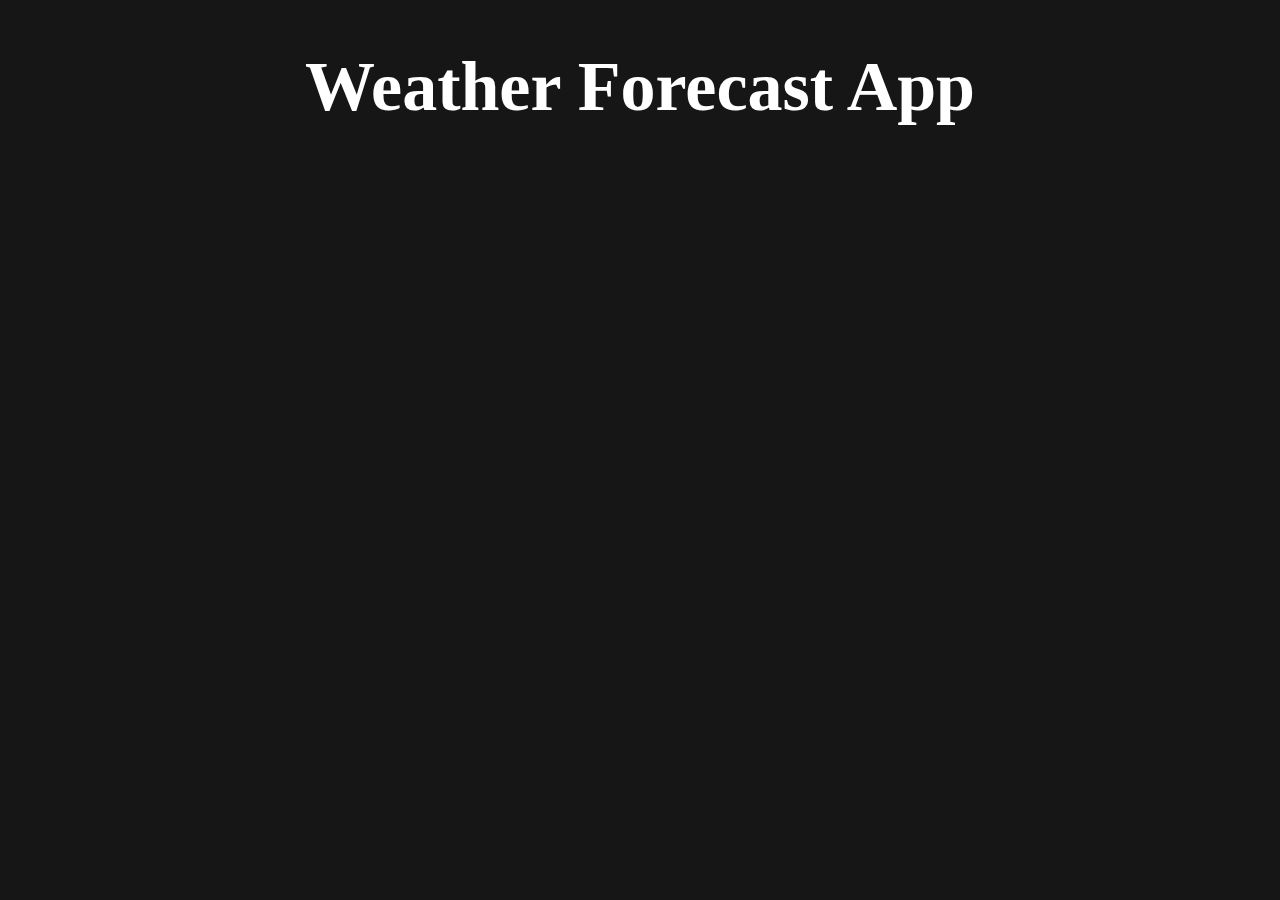
<file: WeatherApp/index.html>
<!DOCTYPE html>
<html>
<head>
	<title>Weather Forecast App </title>
	<meta charset="utf-8">
	<link rel="stylesheet" type="text/css" href="style.css">
	<!-- JQuery -->
	<script
  src="https://code.jquery.com/jquery-3.3.1.min.js"
  integrity="sha256-FgpCb/KJQlLNfOu91ta32o/NMZxltwRo8QtmkMRdAu8="
  crossorigin="anonymous"></script>
</head>
<body>
	<div class="container-fluid jumbotron">
  
	  <h1 class="text-center">Weather Forecast App  </h1>
	  
	  <div class="city"></div>
	  
	  <div class="temp">
	    <div id="tempValC"></div>
	    <div id="tempValF"></div>
	  </div>
	  
	  <div class="desc"></div>
	  
	  <div class="weather-img"></div>
	  
	</div>

</body>
</html>

<script type="text/javascript">
	
	var lat, lon;
var api = "https://fcc-weather-api.glitch.me/api/current?";
var country = "";
var temp = "";
var city = "";
var img = "";
var desc = "";
var tempUnit = "&#8451;";

$(document).ready(function(){
  
   $("#tempValF").hide(1);

  // First of all we need get geo coords
  if (navigator.geolocation) {
    navigator.geolocation.getCurrentPosition(function(position) {
      var lat = "lat=" + position.coords.latitude;
      var lon = "lon=" + position.coords.longitude;
      // call the func to get weather
      getWeather(lat, lon);
    });
  } else {
      console.log("Geo location is not supported by this browser");
  }
  
  // func makes a request to get weather forecast
  function getWeather(lat, lon)
  {
    // here we build our request
    api += lat + "&" + lon;
    console.log(api);
    // try to get weather
    $.getJSON(api, function(json){
      console.log(json);
          
      // Now we generate html code with weather info
      img += "<img src = '" + json.weather["0"].icon + "' alt='weather' id='pic' class='img-responsive'>";
      city += "<h2>" + json.name +", "+ json.sys.country + "</h2>";     
      desc += "<h3>" + json.weather["0"].description + "</h3>";
      
      // Here we change html code to show new info
      $(".weather-img").html(img);
      $(".city").html(city);
      $(".desc").html(desc);
      
      // get Celcius
      temp += "<h3 id='winfo'>" 
              + json.main.temp 
              + " <span id='tempUnit'>"+ tempUnit +"</span>" 
              + "</h3>";
      $("#tempValC").html(temp); // record it
      
      // Get fahrenheit
      tempUnit = "&#8457";
      var fah = 9/5 * json.main.temp + 32;
      fah = Math.round(fah * 100) / 100;
      
      temp = "<h3 id='winfo'>" 
              + fah 
              + " <span id='tempUnit'>"+ tempUnit +"</span>" 
              + "</h3>";
      $("#tempValF").html(temp);
      
      // Switch between C and F
      $("#tempValC").click(function () {
        $("#tempValC").fadeOut(1);
        
        $("#tempValF").fadeIn(1);
      });
      
      $("#tempValF").click(function () {
        $("#tempValF").fadeOut(1);
        $("#tempValC").fadeIn(1);
      }); 
    });
  } // ends func getWeather;
});

</script>
</file>
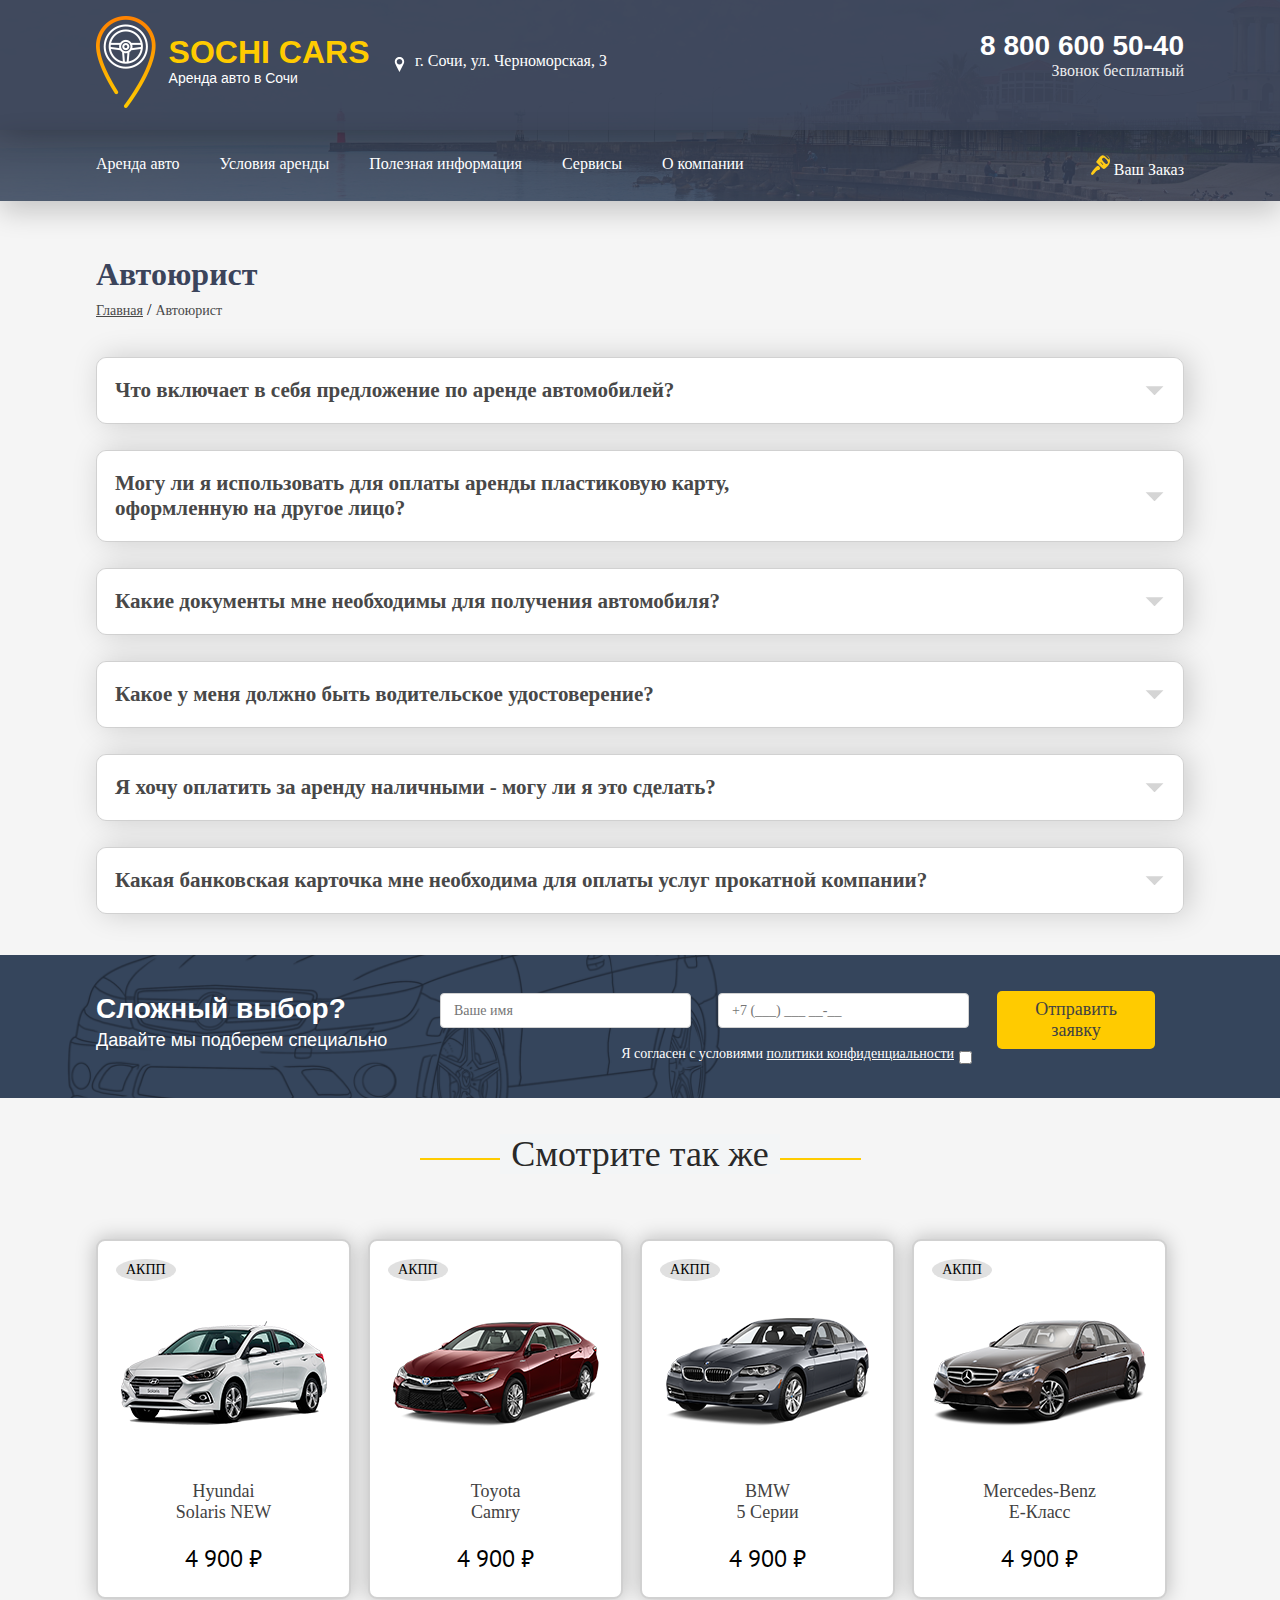
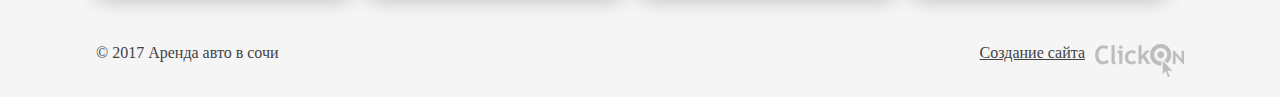
<file: SochiCars/urist.html>
<!DOCTYPE html>
<html>
<head>
	<meta charset="utf-8">
  	<meta http-equiv="X-UA-Compatible" content="IE=edge">
  	<meta name="viewport" content="width=device-width, initial-scale=1.0">
  	<meta content="text/html">
    <title>Sochi Cars. Аренда авто в Сочи</title>
     <link href="http://fonts.googleapis.com/css?family=PT+Sans:regular,italic,bold,bolditalic"
rel="stylesheet" type="text/css" />
	<!-- Custom CSS -->
    <link rel="stylesheet" type="text/css" href="css/style.css">
    <link rel="stylesheet" type="text/css" href="css/urist.css">
   	<!-- JQuery connection -->
	<script src="//ajax.googleapis.com/ajax/libs/jquery/3.1.0/jquery.min.js"></script>
	<!-- Custom scripts -->
	<script src="js/menu.js"></script>
	<script src="js/script.js"></script>
	<script src="js/urist.js"></script>
	<script src="js/maskedinput.js"></script>
</head>
<body>
	<div class="content-main">
		<div class="top-navbar">
			<div class="color-wrap">
				<div class="head-wrap">
					<div class="head container">
						<div class="logo">
							<div class="logo-image">
								<img src="img/icon-wheel.png" alt="icon-wheel">
							</div>
							<div class="description">
								<h1>SOCHI CARS</h1>
								<p>Аренда авто в Сочи</p>
							</div>
						</div>

						<div class="address">
							<p> <span><img src="img/map-marker.svg" id="map-marker" alt="map-marker"></span> г. Сочи, ул. Черноморская, 3 </p>
						</div>

						<div class="phone-number">
							<h1>8 800 600 50-40</h1>
							<p>Звонок бесплатный</p>
						</div>				
					</div>
				</div>
				<!-- Menu list -->
				<div class="topnav-wrap">
					<div class="topnav container" id="myTopnav">
						<a href="#">Аренда авто</a>
						<a href="#">Условия аренды</a>
						<a href="#">Полезная информация</a>
						<a href="#">Сервисы</a>
						<a href="#">О компании</a>
						<a href="#"> <img src="img/key.svg" alt="key"> Ваш  Заказ </a>
						<a href="javascript:void(0);" style="font-size:15px;" class="icon" onclick="myFunction()">&#9776;</a>
					</div>
				</div>
			</div>
		</div>

		<div class="catalog">

			<!-- Lawyer block -->
			<div class="autolawyer-wrap container">
				<div class="autolawyer-header">
					<h2>Автоюрист</h2>
					<a href="index.html">Главная</a> /
					<a href="#">Автоюрист</a>
				</div>
				<div class="autolawyer-content">
					<!-- 1 -->
					<div class="question-wrap">
						<div class="visible-text" id="question-1">
							<h3>Что включает в себя предложение по аренде автомобилей?</h3> 
						</div>
						<div class="invisible-text" id="answer-1"> 
							<h4>Ответ:</h4>
						</div>
					</div>
				
					<!-- 2 -->					
					<div class="question-wrap">
						<div class="visible-text" id="question-2">
							<h3>Могу ли я использовать для оплаты аренды пластиковую карту,<br>оформленную на другое лицо?</h3>
						</div>
						<div class="invisible-text" id="answer-2">
							<h4>Ответ:</h4>
							<p>Нет, вы не можете оплатить аренду автомобиля с помощью пластиковой карты, оформленной на другое лицо. Обратите внимание на то, что карточка, на которой будет блокироваться депозит, также как и карточка, которой будет оплачиваться аренда авто, должна быть оформлена на имя главного водителя.</p>
						</div>
					</div>
					
					<!-- 3 -->
					<div class="question-wrap">
						<div class="visible-text" id="question-3">
							<h3>Какие документы мне необходимы для получения автомобиля?</h3> 
						</div>
						<div class="invisible-text" id="answer-3">
							<h4>Ответ:</h4>
						</div>
					</div>
					
					<!-- 4 -->				
					<div class="question-wrap">
						<div class="visible-text" id="question-4">
							<h3>Какое у меня должно быть водительское удостоверение?</h3>
						</div>
						<div class="invisible-text" id="answer-4">
							<h4>Ответ:</h4>
						</div>
					</div>
					
					<!-- 5 -->
					<div class="question-wrap">
						<div class="visible-text" id="question-5">
							<h3>Я хочу оплатить за аренду наличными - могу ли я это сделать?</h3>
						</div>
						<div class="invisible-text" id="answer-5">
							<h4>Ответ:</h4>
						</div>
					</div>
					
					<!-- 6 -->
					<div class="question-wrap">
						<div class="visible-text" id="question-6">
							<h3>Какая банковская карточка мне необходима для оплаты услуг прокатной компании?</h3>
						</div>
						<div class="invisible-text" id="answer-6">
							<h4>Ответ:</h4>
						</div>
					</div>
					
				</div>
			</div>

			<div class="choice-wrap">
				<div class="cont-wrap">
					<div class="choice-desc">
						<h1>Сложный выбор?</h1>
						<p>Давайте мы подберем специально</p>
					</div>
					<div class="form-wrap">
						<form>
							<input type="text" name="client-name" id="name" placeholder="Ваше имя" class="form nonglare">
						
							<input type="text" class="form nonglare" id="client-phone" name="phone" placeholder="+7 (___) ___ __-__">
						</form>
						<p>Я согласен с условиями <span id="underline">политики конфиденциальности</span><input name="agreement" type="checkbox"/></p>
					</div>
					<div class="button-wrap">	
						<button id="send-button">Отправить <br>заявку</button>
					</div>
				</div>
			</div>

			<!-- See also -->
			<div class="rent-wrap container">
				<div class="subhead-title-wrap container">
					  <span>
					    Смотрите так же
					  </span>
				</div>
			</div>

			<!-- Car cards -->
			<div class="product container">
				<a href="#"> 
					<div class="product-wrap" id="link-1">
						<div class="trans-wrap">
							<div class="type"><p>АКПП</p></div>
						</div>
						<div class="car-wrap">
							<div id="content">
								<img src="pic/solaris.png" alt="solaris">
							</div>
						</div>
						<div class="brand-wrap">
							<p>Hyundai<br>Solaris NEW</p>
						</div>
						<div class="price-wrap">
							 <span class="price">4 900 &#8399;</span>
						</div>
						<div class="more-info more-11">
							<p>Подробнее</p>
						</div>
					</div>
				</a>

				<a href="#" class="link">
					<div class="product-wrap" id="link-2">
						<div class="trans-wrap">
							<div class="type"><p>АКПП</p></div>
						</div>
						<div class="car-wrap">
							<img src="pic/camry.png" alt="camry">
						</div>
						<div class="brand-wrap small">
							<p>Toyota<br>Camry</p>
						</div>
						<div class="price-wrap">
							 <span class="price">4 900 &#8399;</span>
						</div>

						<div class="more-info more-12">
							<p>Подробнее</p>
						</div>
					</div>
				</a>

				<a href="#">
					<div class="product-wrap" id="link-3">
						<div class="trans-wrap">
							<div class="type"><p>АКПП</p></div>
						</div>
						<div class="car-wrap">
							<img src="pic/bmw.png" alt="bmw">
						</div>
						<div class="brand-wrap">
							<p>BMW<br>5 Серии</p>
						</div>
						<div class="price-wrap">
							 <span class="price">4 900 &#8399;</span>
						</div>
						<div class="more-info more-13">
							<p>Подробнее</p>
						</div>
					</div>
				</a>

				<a href="#">
					<div class="product-wrap" id="link-4">
						<div class="trans-wrap">
							<div class="type"><p>АКПП</p></div>
						</div>
						<div class="car-wrap">
							<img src="pic/e-klass.png" alt="e-klass">
						</div>
						<div class="brand-wrap mid">
							<p>Mercedes-Benz<br>E-Класс</p>
						</div>
						<div class="price-wrap">
							 <span class="price">4 900 &#8399;</span>
						</div>
						<div class="more-info more-14">
							<p>Подробнее</p>
						</div>
					</div>
				</a>
				<div class="clear-all"></div>
			</div>
		</div>
		
		<!-- Footer -->
		<div class="footer">
			<div class="copyright container">
				<div class="rentcar">
					<p>&copy; 2017 Аренда авто в сочи</p>	
				</div>
				
				<div class="clickon">
					<img src="img/clickon.png" alt="clickon-logo">
					<a href="#">Создание сайта</a>		
				</div>
			</div>
		</div>		
	</div> 
</body>
</html>
</file>
<file: WeatherApp/style.css>
body {
  background-color: #161616;
  color: white;
}

.jumbotron {
	text-align: center;
}

h1 {
  font-family: Roboto;
  font-size: 70px;
}

h2 {
  margin-top: 35px;
  font-size: 35px;
}

h3 {
  font-size: 40px;
  margin-top: 30px;
  margin-bottom: -10px;
}

.city, .temp, .desc  {
  text-align: center;
}



img {
  height: 200px;
  width: 200px;
  margin: 0 auto;
  padding: 0;
}

#tempUnit {
  color: #006DCC;
  cursor: pointer;
}

#tempUnit:hover {
  color: #3D6C8E;
}
</file>
<file: SochiCars/css/style.css>
* {
	margin: 0;
	padding: 0;
}

img {
	max-width: 100%;
	height: auto; 
}

body {
	background-color: #f5f5f5;
}

.container {
	max-width: 1088px;
	margin: 0 auto;
}

.content-main {
	padding: 0;
	margin: 0;
	height: auto;
	width: auto;
}

.top-navbar {
	max-width: 100%;
	height: auto;
	background-color: #3b445b;
	background-image:url('../img/pier.png');
  	background-size: cover;
  	background-position: center;
}

.head-wrap {
	background-color: rgba(62, 71, 92, .7);
	height: 130px;
	margin: 0 auto;
	box-shadow: 5px 0px 29px rgba(0,0,0,0.25);
}

.head {
	height: 100%;
}

/* Logo */ 
.logo {
	margin: 0;
	width: 260px; 
	height: 100%;
	display: inline-block;
}

.logo-image {
	width: 23.297491%;
	height: 100%;
	display: inline-block;
	float: left;
}

.logo-image img {
	position: absolute;
	margin-top: 16px; 
} 

.description {
	width: 76.702509%;
	height: 100%;
	display: inline-block;
}

.description h1 {
	font-size: 2em;
	font-family: 'Open Sans Bold', arial;
	color: #ffcb00;
	position: absolute;
	padding-left: 12px; 
	margin-top: 34px;
}

.description p {
	font-size: 0.875em;
	font-family: 'Open Sans', arial;
	color: #ffffff;
	position: absolute;
	margin-left: 12px;
	margin-top: 70px;
}

/* Address */
.address {
	height: 100%;
	width:  251px; 
	display: inline-block;
	margin-left: 15px;
}

#map-marker {
	width: 15px;
	height: 15px;
}

.address p {
	position: absolute;
	margin-top: 52px;
	font-family: 'Open Sans Light';
	font-size: 16px;
	color: #fff;
	margin-left: 40px;
}

span img {
	position: absolute;
	margin-left: -12%;
	margin-top: 5px;
	width: 25px;
	height: 15px;
}

/* .phone-number */
.phone-number {
	height: 100%;
	width:  22.61748%;
	min-width: 210px; 
	display: inline-block;
	float: right;
}

.phone-number h1 {
	margin-top: 30px;
	color: #fff;
	font-size: 28px;
	font-family: Open Sans Semibold, Arial;
	float: right;
}
.phone-number p {
	font-family: Open Sans Light;
	font-size: 16px;
	color: #ebecee;
	float: right;
}

/* menu bar */
.color-wrap {
	background-color: rgba(59, 68, 91, 0.7);
}

.topnav-wrap {
	height: 71px;
	width: 100%;
	box-shadow: 0px 10px 29px 0px rgba(0,0,0,0.2);
}

.topnav {
  overflow: hidden;
}

.topnav a {
  float: left;
  display: block;
  color: #fff;
  text-align: center;
  padding-top: 25px;
  padding-left: 40px;
  text-decoration: none;
  font-size: 16px;
  font-family: 'Open Sans Regular';
}

.topnav a:first-child{
	padding-left: 0px;
}

.topnav a:hover {
  color: #ffcb00;
}

.topnav .icon {
  display: none;
}

.topnav a:nth-child(6) {
	float: right;
	margin-left: 10px;
}

.top-nav img {
	width: 10px;
	height: 10px;
}

.resp {
  	height: 300px;
}

/* Advantages */

.clear-fix {
    clear:both;
}

.prem-wrap {
	height: auto;
	margin-top: 58px;
	margin-bottom: -10px;
	padding-bottom: 113px;
	text-align: justify;
	line-height: 0;
 	font-size: 1px; 
	text-justify: newspaper;
	zoom:1;
}

.prem-wrap:after {
	width: 100%; 
	height: 0px;
	visibility: hidden;
	overflow: hidden;
	content: '';
	display: inline-block;
}

.prem-wrap > div {
	max-width: 344px;
	height: auto;
	display: inline-block;
	text-align: left;
	line-height: normal;	
	/* Opera  */
	vertical-align: top; 	
	/* IE6-7*/
	//display : inline;
	//zoom : 1;
}

.advantage-icon {
	display: inline-block;
	width: auto;
	height: auto;
}

.advantage-text {
	width: 279px;
	height: auto;
	display: inline-block;
	float: right;
	hyphens: auto;
}

.advantage-text h1 {
	font-family: 'Open Sans Semibold';
	font-size: 18px;
	color: #fff;
	padding-left: 28px;
}

.advantage-text p {
	font-family: 'Open Sans Regular';
	font-size: 14px;
	color: #fff;
	padding-left: 28px;
	padding-top: 5px;
}


/* CATALOG */

.catalog {
	height: auto;
	width: 100%;
	background-color: #f5f5f5;
}

.catalog-title {
	width: 100%;
	height: 64px;	
}

.subhead-title-wrap {
    max-width: 369px;
    height: 25px;
    border-bottom: 2px solid #ffcb00;
    text-align: center;
    margin-top: -14px;
}

.subhead-title-wrap span {
    background-color: #F3F5F6; 
    padding: 0 11px;
    font-size: 36px;
	font-family: 'Open Sans Semibold';
	color: #292929;
}

/* Категории авто */
.categories {
	height: auto;
	margin: 0 auto;
}

.cat-wrap {
	width: auto;
	height: auto;
	margin: 0 auto;
	text-align: justify;
	/* IE6-7 */
	text-justify: newspaper;
	zoom:1;		
	text-align-last: center;
}

.categoriessddddddddd ul {
	list-style-type: none;
	margin-bottom: 2px;
}

.categories li {
	display: inline-block;
	margin-top: 17px;
	margin-right: 15px;
}

.categories a {
	text-decoration: none;
	color: #000;
	background-color: #ffcb00;
	padding: 1px 13px 2px 13px;
	border-radius: 100%;
	font-family: 'Open Sans Regular';
	font-size: 16px;
}

.categories a:hover {
	background-color: #fed42f;
}


/* 
	PRODUCTS
*/
.product-sub-wrap {
	margin: 0 auto;
	width: auto;
}

.product {
	height: auto;
	text-align: left;
	text-align-last: left;
	/* IE6-7 */
	text-justify: newspaper;
	zoom:1;		
	text-align-last: center;
}

.product a {
	text-decoration: none;
	color: #000;
}

.product-wrap {
	width: 251px; /*22.98%; */
	height: 40%;
	margin-top:  37px;
	margin-right: 1.2%;
	padding: 0;
	border: 2px solid #d1d1d1;
	border-radius: 9px;
	display: inline-block;
	background-color: #ffffff;
	box-shadow: 0 0 20px rgba(0,0,0,0.25);
}

.trans-wrap {
	padding: 28px;
}

.type {
	padding: 3px 10px 3px 10px;
	background-color: #e0e0e0;
	font-size: 14px;
	font-family: 'Roboto Regular';
	position: absolute;
	border-radius: 100%;
    -moz-border-radius: 10px 10px 10px 10px;
    margin: -10px -10px; 
}


.car-wrap {
	min-height: 150px;
	line-height: 150px;
	text-align: center;	
}

.car-wrap img {
    max-height: 100%;
    max-width: 100%;
    vertical-align: middle;
    text-align: center;
}

.brand-wrap {
	padding: 34px 20px 20px 20px;
	margin: 0 auto;
	text-align: center;
}

.brand-wrap p {
	font-family: 'Open Sans Regular';
	font-size: 18px;
	color: #424242;
	text-align: center;
	text-align: left;
}

.price-wrap {
	padding: 0 10px 23px 10px;
	text-align: center;	
}

.price {
	font-family: 'PT Sans', serif;
	font-size: 24px;
}

/* CSS Animation  */
.product-wrap:hover {
	box-shadow: 0 0px 5px #ffcb00;
	border: 2px solid white;
}

.product-wrap:hover .more-info{
	visibility: visible;
}

.more-info {
	padding: 7px 25px 7px 25px;
	position: absolute !important;
	background-color: #ffcb00;
	border-radius: 100%;
	text-align: justify;
	margin: -245px 56px;
	visibility: hidden;
}

.more-info p {
	font-family: 'Open Sans Regular';
	font-size: 16px;
}

/* выравнивание по ширине */
.clear-all {
	height: 0px;
	width: 100%;
	display: inline-block;
	margin-top:  10px;
	visibility: hidden;
}

/* 
	Условия аренды
*/
.rent-wrap {
	height: 50px;
	padding-top: 49px;
	margin-bottom: 5px;
}

.subhead-rent-wrap {
    max-width: 430px;
    height: 25px;
    border-bottom: 2px solid #ffcb00;
    text-align: center;
}
.subhead-rent-wrap span {
    background-color: #F3F5F6; 
    padding: 0 11px;
    font-size: 36px;
	font-family: 'Open Sans Semibold';
	color: #292929;
}

.cycles-wrap {
	max-width: 1088px;
	height: auto;
	margin: 0 auto;
	padding-top: 40px;
}

.cycle-cont {
	width: 185px;
	height: 260px;
	display: inline-block;
	margin-top: 20px;
	position: relative;
	margin-bottom: 58px;
}

.img-wrap {
	height: 184px;
	width: 184px;
	background-color: white;
	border-radius: 50%;
	background-image: url("../img/circle.svg"); 	
}

.img-wrap p {
	font-family: 'Open Sans Bold';
	font-size: 25px;
	position: absolute;
	text-align: center;
    top: 50%;
    margin-top: -65px;
    margin-left: 50px;
}

.img-wrap img {
	margin-top: 10px;
	margin-left: 5px;
}

#text-circle-1 {
	margin-top: -50px;
}

#text-circle-2 {
	margin-left: 45px;
}

#text-circle-4 {
	font-size: 102px;
	margin-top: -105px;
	padding-left: 5px;
	position: absolute;
}

.text-wrap {
	height: auto;
	width: 180px;
}

.text-wrap p {
	font-family: 'Open Sans Regular', serif;
	font-size: 16px;
	text-align: center;
	padding-top: 42px;
	margin-bottom: 49px;
	position: relative;
}

.cycle-cont:first-child {
	margin-left: 20px;
}

.cycle-cont:nth-child(n+2){
	margin-left: 92px;
}

/* FOOTER */
.footer {
	width: 100%;
	height: auto;
	background-color: #f5f5f5;
}

/* Документы */
.doc-wrap {
	width: 100%;
	height: 84px;
	background-color: #ffffff;
}

.center {
	max-width: 870px;
	height: 50px;
	margin: 0 auto;
	padding-top: 5px;
}

.center a {
	text-decoration: underline;
	color: #292929;
	font-family: 'Open Sans Regular', Arial;
	font-size: 20px;
	display: inline-block;
	margin-top: 20px;
}

.center a:hover {
	color: #ffcb00;
}
.center a:first-child {
	float: left;
	padding-left: 12px;
}

.center a:nth-child(2) {
	float: right;
	padding-right: 19px;
}

/* Difficult choice */
.choice-wrap {
	width: 100%;
	height: auto;
	background-color: #35455c;
	padding-bottom: 3px;
	background-image: url('../img/car.png');
	background-position-x: 50%;
	background-size: contain;
	background-repeat: no-repeat;
}

.cont-wrap {
	max-width: 1088px;
	height: auto;
	margin: 0 auto;
	padding-top: 10px;
	margin-bottom: 42px;
}
	
.choice-desc {
	width: 344px;
	height: auto;
	float: left;
	display: inline-block;
}

.form-wrap {
	width: 529px;
	height: auto;
	display: inline-block;
	float: left;
}

.button-wrap {
	display: inline-block;
}


.choice-wrap h1 {
	font-family: 'Open Sans Semibold', Arial;
	font-size: 28px;
	color: #fff;
	margin-top: 28px;
}

.choice-wrap p {
	font-family: 'Open Sans Regular', Arial; 
	font-size: 18px;
	color: #fff;
	margin-top: 5px;
}

.form {
	width: 236px;
	height: 33px;
	border: 1px solid  #d1d1d1;
	border-radius: 4px;
	padding-left: 13px;
	font-size: 14px;
	margin-top: 28px;
	font-family: 'Open Sans Regular';
	font-size: 14px;
	color: #686868;
}

#name {
	float: left;
}

#client-phone {
	float: right;
}

#send-button {
	width: 158px;
	height: 58px;
    padding: 2px 15px; 
    background: #ffcb00; 
    border:0 none;
    cursor:pointer;
    -webkit-border-radius: 5px;
    border-radius: 5px; 
    font-family: 'Open Sans Regular';
    font-size: 18px;
    margin: 26px 0 0 28px;
    color: #424242;
    float: right;
}

#send-button:hover {
	background: #ffd11d;
}

.form-wrap p {
	font-family: 'Open Sans Regular';
	font-size: 14px;
	color: #fff;
	float: right;
	margin-top: 18px;
	padding-right: 10px;
}

#underline {
	text-decoration: underline;
	padding-right: 5px;
}

input[type=checkbox] {
	position: absolute;
	margin-top: 5px;
	padding: 5px;
	border:0 none;
}

.copyright {
	height: auto;
	margin: 0 auto;
	padding-top: 27px;
	padding-bottom: 20px;
	text-align: justify;
	line-height: 0;
	font-size: 1px; 
	/* IE6-7*/
	text-justify: newspaper;
	zoom:1;	
	text-align-last: justify;
}

.copyright:after {
	width: 100%; 
	height: 0px;
	visibility: hidden;
	overflow: hidden;
	content: '';
	display: inline-block;
}

.copyright > div {
	display: inline-block;
	text-align: left;
	line-height: normal;
	font-size: 14px;
	vertical-align: top; 
	display : inline;
	zoom : 1;
}

.cp-text {
	display: inline-block;
	margin: 0;
}

.copyright p {
	position: absolute;
	color: #424242;
	font-size: 16px;
	font-family: 'Open Sans Regular';
}

.copyright a {
	float: right;
	margin-right: 10px;
	text-decoration: underline;
	color: #424242;
	font-size: 16px;
	font-family: 'Open Sans Regular';
}

.copyright img {
	float: right;
	margin-top: 0px;
}

.rentcar {
	width: 235px;
	height: auto;
	display: inline-block;
	float: left;
}

.clickon {
	width: auto;
	height: auto;
	display: inline-block;
	float: right;
}

/* Filter options */

.index-filter {
	position: relative;
	width: 100%;
	top: -56px;
}

.wrapper {
	max-width: 1088px;
	margin: 0 auto;
}

.border {
	background-color: #fff;
	border: 1px solid #d1d1d1;
	border-radius: 8px;
	height: auto;
}

.brand-option {
	padding: 22px 0px 0 22px;
}

.select-brand {
	height: auto;
	padding: 9px 373px 9px 10px;
	max-width: 511px;
	min-height: 38px;
	overflow: hidden; 
	background: url("../img/triangle.svg")  no-repeat;
	background-size: 12px;
	background-position-x: 98%; 
	background-position-y: 50%;
	float: left;
	appearance: none;
	/* Firefox */
	-webkit-appearance: none;
	-moz-appearance: none;
	text-indent: 0.01px;
	text-overflow: '';
	/* IE */
	&::-ms-expand { display: none; }
}

.nonglare:focus {
	border: 1px solid #ffcb00;
	outline:none;
}

.select-style {
	border: 1px solid #d1d1d1;
	border-radius: 4px;
	font-size: 14px;
	font-family: 'Open Sans Regualr';
	background-color: #f5f5f5;
}

.date-option {
	padding: 10px 0px 9px 8px;
	width: 134px;
	max-width: 134px !important;
	margin-left: 28px;
	background: url("../img/calendar.svg")  no-repeat;
	background-size: 12px;
	background-position-x: 93%; 
	background-position-y: 50%;
	background-color: #f5f5f5;
	appearance: none;
	/* Firefox */
	-webkit-appearance: none;
	-moz-appearance: none;
	text-indent: 0.01px;
	text-overflow: '';
	/* IE */
	&::-ms-expand { display: none; }
}

.calculate {
	background: #ffcb00; 
    border:0 none;
    cursor:pointer;
    -webkit-border-radius: 5px;
    border-radius: 4px; 
    font-family: 'Open Sans Extrabold';
    font-size: 14px;
    color: #424242;
    max-width: 144px;
    float: right;
    margin-right: 24px;
    width: 144px;
    height: 38px;
}

.calculate:hover {
	background-color: #ffd42c; 
}

.option-desc-wrap {
	width: auto;
	height: auto;
	padding-bottom: 22px;
}

.option-desc-wrap a {
	color: #424242;
	font-family: 'Open Sans Regular';
	font-size: 14px;
	text-decoration: underline;
	cursor: pointer;
}

.option-desc-wrap a:hover {
	color: #ffcb00;
}

.option-desc-wrap  img {
	padding: 0 0 13px 0px;
	position: absolute;
	margin-left: -28px;
}

.add-option {
	margin-left: 60px;
	margin-top: 13px;
	position: relative;
}

.options-wrap {
	width: auto;
	height: 120px;
	border-radius: 0 0 10px 10px;
	display: ; 
}

.finalprice-wrap {
	width: auto;
	height: 100px;
	border-radius: 0 0 10px 10px;
	display: ; 
}

.results-wrap {
	width: auto;
	height: auto;
}
.orderbtn-wrap {
	width: auto;
	height: auto;
}

.orderbtn {
	float: right;
	margin-right: 33px;
}



@media only screen and (max-width: 1130px) {
	.logo {
		padding-left: 10px;
	}

	.phone-number {
		padding-right: 10px;
	}

	/* menu list */
	.topnav a:first-child {
		padding-left: 10px;
	}

	.topnav a:nth-child(6) {
		padding-right: 10px;
	}

	/* Catalog  */
	.product-sub-wrap {
		width: 100%;
	}

	/* Difficult choice */
	.choice-wrap {
		height: auto;
		background-position-x: 15%;
		background-position-y: 1%;
		background-size: cover;
		background-repeat: no-repeat;
	}

	.cont-wrap {
		max-width: 315px;
		height: auto;
	}

	.choice-desc {
		float: none;
		width: 310px;
	}

	.form-wrap {
		width: 258px;
		height: 125px;
		margin: 30px 25px;
	}

	.form {
		margin: 0;
	}

	#name {
		float: none;
	}

	#client-phone {
		float: none;
		margin-top: 10px;
	}

	.button-wrap {
		width: 160px;
		height: 60px;
		float: none;
		margin: 10px 70px;
	}

	#send-button {
		margin: 0;
	}

	}

@media only screen and (max-width: 1106px) {
	/* Catalog */
	.product-sub-wrap {
		padding-left: 50px;
		width: 80%;
	}

	/* Filter */
	.wrapper {
		width: 100%;
	}
	
	.date-option {
		margin-left: 0;
		margin-left: 20px;
	} 

	.select-brand {
		height: auto;
		padding: 9px 150px 9px 10px;
	} 

	.calculate {
		float: right;
		margin-top: -1px;
	}

	}

@media only screen and (max-width: 1070px) {
	.cycles-wrap {
		max-width: 960px;
	}

	.cycle-cont:first-child {
		margin-left: 20px;
	}

	.cycle-cont:nth-child(n+2){
		margin-left: 52px;
	}	
	}

@media only screen and (max-width: 1056px) {
	.prem-wrap {
		padding-left: 10px;
		padding-right: 10px;
	}

	.advantage-text {
		width: 255px; 
	}

	/* Catalog */
	.product-sub-wrap {
		padding-left: 30px;
		width: 80%;
	}

	}

@media only screen and (max-width: 1045px) {
	/* Catalog */
	.product-sub-wrap {
		width: 80%;
	}
	}

@media only screen and (max-width: 1020px){
	/* Catalog */
	.product-sub-wrap {
		width: 90%;
		padding-left: 10%;
	}
	}

@media only screen and (max-width: 960px) {
	.topnav a {
  		padding-left: 20px;
	}

	.topnav a:first-child {
		padding-left: 10px;
	}

	.topnav a:nth-child(6) {
		padding-right: 10px;
	}

	/* Catalog */
	.product-sub-wrap {
		width: 67%;
		padding-left: 5%;
	}

	.product-wrap {
		margin-right: 30px;
	}

	/* Rent */
	.cycles-wrap {
		height: auto;
		max-width: 500px;
	}

	.cycle-cont:first-child {
		margin-left: 0px;
	}

	.cycle-cont:nth-child(n+2){
		margin-left: 0px;
	}

	.cycle-cont {
		margin-left: 50px !important;
	}

	}

@media only screen and (max-width: 880px) {
	/* Filter */
	.date-option {
		margin-left: 20px;
		margin-right: 0;
		padding-right: 30px;

	} 

	/* Catalog */
	.product-sub-wrap {
		width: 70%;
		padding-left: 10%;
	}

	.select-brand {
		height: auto;
		padding: 9px 100px 9px 10px;
	} 

	.calculate {
		margin-right: 10px;
	}

	}

@media only screen and (max-width: 865px) {
	/* Menu list */
	.top-navbar {
		height: auto;
		}

	.topnav a {
		margin-left: 8px;
		font-size: 14px;
	}
	.topnav a:first-child {
		padding-left: 5px;
	}

	.topnav a:nth-child(6) {
		padding-right: 5px;
	}

	/* Catalog  */
	.product-sub-wrap {
		padding-left: 70px;
		width: 85%;
	}

	.product-wrap {
		margin-right: 10%;
	}

	/* Filter */
	.date-option {
		margin-left: 0;
		margin-left: 20px;
		width: 70px;
	} 

	.select-brand {
		height: auto;
		padding: 9px 100px 9px 10px;
	} 

	.calculate {
		float: right;
		margin-top: -1px;
	}



	/* 
		PAGE html
	*/
	.row-1-wrap {
		padding-left: 0 !important;
	}
	}

@media only screen and (max-width: 790px) {
	.logo h1 {
		font-size: 28px;
		width: 250px;
	}

	.address {
		width: 235px;
	}
	.address p {
		font-size: 14px;
	}

	.phone-number h1 {
		font-size: 1.5em;
	}

	/* menu-wrap */
	.topnav a {
  		padding-left: 10px;
  		font-size: 14px
	}

	/* Catalog  */
	.product-sub-wrap {
		padding-left: 60px;
		width: 80%;
	}

	.product-wrap {
		margin-right: 5%;
	}
	
	}

@media only screen and (max-width: 767px) {
	.top-navbar {
		height: auto;
	}

	.logo,
	.address,
	.phone-number {
		float: none;
		display: block;
		margin: 0 auto;
		padding: 25px;
	}

	/* Logo  */
	.logo {
		height: 80px;
	}

	.logo-image img {
		margin-top: 0px;
	}

	.logo h1 {
		margin-top: 10px;
	}

	.logo p {
		margin-top: 40px;
	}


	.address {
		height: 0px;
	}
	
	.address p {
		margin-top: -15px;
	}

	/* .phone number */
	.phone-number {
		height: 15px;
	}

	.phone-number h1 {
		margin-top: -25px;
		font-size: 1.5em;
		float: none;
		text-align: center;
	}

	.phone-number p {
		float: none;
		text-align: center;
	}

	.head-wrap {
		height: 270px;
	}

	/*
		PAGE html
	*/
	.row-2-wrap {
		margin-left: 50px !important;
	}


	}

@media only screen and (max-width: 764px) {

	/* Catalog  */
	.product-sub-wrap {
		padding-left: 60px;
		width: 85%;
	}

	.product-wrap {
		margin-right: 5%;
	}

	/* Filter */
	.select-brand {
		height: auto;
		padding: 9px 373px 9px 10px;
		width: 90%; 
		max-width: 90%;
		background-size: 10px;
		background-position-x: 97%;
		text-align: center;
		margin-left: 20px; 
	}

	.date-option {
		margin-top: 15px;
		min-width: 87%;
		background-size: 10px;
		background-position-x: 97%;
		margin-right: 0;
		padding: 9px 10px 9px 9px;
	}

	.calculate {
		float: none;
		margin-top: 20px;
		margin-left: 20px;
		min-width: 90%;
	}

	.orderbtn-wrap {
		padding-bottom: 20px;
	}

	}

@media only screen and (max-width: 720px) {
    /* Navigation */
    .topnav a:not(:first-child) {display: none;}
    .topnav a.icon {
    	float: right;
    	display: block;
	}

	.topnav a:first-child{
		padding-left: 10px;
	}

	.topnav a:nth-child(6) {
		padding-left: 8px;
	}
	
	.topnav a:last-child {
		padding-right: 18px;
	}

	.topnav.responsive {
  		position: relative;
  	}

	.topnav-wrap-resp {
  		height: 300px;
  	}

	.topnav.responsive .icon {
    	position: absolute;
    	right: 0;
    	top: 0;
  	}
  
    .topnav.responsive a {
    	float: none;
    	display: block;
    	text-align: left;
  	}

	.select-brand {
		height: auto;
		width: 90%;
		padding: 9px 10px;
		background-size: 10px;
		background-position-x: 97%; 
		text-align: center;
		margin-left: 20px;
	}

	.date-option {
		margin-top: 15px;
		background-size: 10px;
		background-position-x: 97%;
		margin-right: 0;
		padding: 9px 10px 9px 0px;
	}

	.calculate {
		margin: 15px 0 0 20px;
		float: none;
		width: 90%;
	}

	.option-desc-wrap {
		margin-left: 20px;
	}

	}

@media only screen and (max-width: 705px) {
	/* menu list */
	.top-navbar {
		height: auto;
	}

	.stop-navbar-resp {
		height: 950px;
	}

	/*
		PAGE html
	*/
	.block-2 ul {
		font-size: 14px !important;	
	}

	}

@media only screen and (max-width: 690px) {
	/* Catalog  */
	.product-sub-wrap {
		width: auto;
		padding-left: 5%;
	}

	.product-wrap {
		margin-right: 2%;

	}
	}

@media only screen and (max-width: 590px) {
	/* Product */
	.product {
		text-align: center;
	}
	
	/* Catalog  */
	.product-sub-wrap {
		padding: 0 10px 0 10px;
		width: 75%;
	}

	/* Doc wrap */
	.doc-wrap {
		height: 120px;
	}

	.center {
		max-width: 300px;
		height: 100px;
	}
	
	.center a:first-child {
		float: none;
		padding: 0 10px 0 10px;
	}

	.center a:nth-child(2) {
		float: none;
		padding: 0 10px 0 10px;
	}
	
	}	

@media only screen and (max-width: 560px) {
	/* 
		PAGE.html
	*/
	.order-car-wrap {
		display: block;
	}

	.brand-desc-wrap {
		display: block !important;
		float: none ;
		margin: 0 auto;
		width: auto  !important;
		text-align: center;
	}

	.brand-desc-wrap h1 {
		margin: 0;
		padding-left: 0 !important;;
	}

	.short-prop-wrap  {
		display: block !important;
		float: none !important;
		margin: 10px auto;
		width: auto !important;
		text-align: center;
	}

	.prop-wrap:last-child {
		margin-right: 0;
	}

	/* 
		PAGE html
	*/
	.row-1-wrap {
		display: block !important;
		margin-left: 0 !important;
	}

	.row-2-wrap {
		display: block !important;
		margin-left: 0 !important;
		margin-top: 20px;
	}

	.block-2 {
		background-size: cover !important;
	}

	.block-2 ul {
		font-size: 16px !important;
	}

	}

@media only screen and (max-width: 515px) {
	
	.cycle-cont {
		margin-left: 40px !important;
	}

	/* Filter */
	.select-brand {
		margin-left: 10px; 
	}

	.date-option {
		margin-left: 10px;
		min-width: 85%;
		padding: 9px 10px 9px 9px;
	}

	.calculate {
		margin-left: 10px;
	}

	.add-option {
		margin-left: 40px;
	}
	
	/* 
		PAGE html
	*/

	.block-1 {
		background-position-x: 25% !important; 
	}

	}

@media only screen and (max-width: 490px) {

	/* Rent auto */
	.cycles-wrap {
		max-width: 200px;
		height: auto;
	}

	.cycle-cont {
		margin-left: 10px !important;
	}

 	/* Footer */

	.copyright {
		width: 235px;
	}

	.rentcar {
		margin-left: 0px;
		float: none;
		height: 30px
	}

	.clickon {
		margin-top: 10px;
		margin-right: 0px;
		float: none;
		height: 40px;
	}
	}

@media only screen and (max-width: 440px) {
	/* top nav */
	.logo {
	width: auto;
	}

	/* Products */
	.product {
		height: auto;
		text-align: center;
	}

	.product-wrap {
		width: 250px;
	}
	}

@media only screen and (max-width: 390px) { 
	/* Top navbar */
	.description h1 {
		width: 200px;
	}
	/* Car categories */
	.cat-wrap {
		margin-top: 20px;
	}

	/* Filter */
	.select-brand {
		margin-left: 5px; 
	}

	.date-option {
		margin-left: 5px;
		min-width: 84%;
		padding: 9px 10px 9px 9px;
	}

	.calculate {
		margin-left: 5px;
	}

	.add-option {
		margin-left: 35px;
	}
	

	}

@media only screen and (max-width: 350px) {

	/* Catalog */
	.product-sub-wrap {
		width: auto;
	}

	.option-desc-wrap {
		width: 236px;
	}

	/* 
		PAGE html
	*/
	.block-2 {
		background-size: cover !important;
	}

	.block-2 ul {
		font-size: 16px !important;
	}

	.block-2 ul li {
		padding-top: 10px !important;
	}

	}

@media only screen and (max-width: 325px) {
	.subhead-title-wrap {
		height: 20px;
	}

	.subhead-title-wrap span {
		font-size: 30px;
	}

	/* Rent auto */
	.subhead-rent-wrap {
		height: 20px;
	}

	.subhead-rent-wrap span {
		font-size: 24px;
	}

	/* Difficult choice */
	.choice-wrap {
		height: auto;
	}

	.cont-wrap {
		max-width: 250px;
	}

	.choice-desc {
		float: none;
		width: 245px;
	}

	.choice-desc h1 {
		font-size: 24px;
	}

	.choice-desc p {
		font-size: 14px;
	}

	.form-wrap {
		width: 240px;
		height: 125px;
		margin: 0;
	}

	.form {
		margin: 0;
	}

	#name {
		width: 220px;
	}

	#client-phone {
		float: none;
		margin-top: 10px;
		width: 220px;
	}

	.button-wrap {
		width: 160px;
		height: 60px;
		float: none;
		margin: 10px 40px;
		margin-right: 0;
		padding-right: 0;
		padding-top: 20px;
	}
	}

@media only screen and (max-width: 320px) {
	.logo {
		width: 200px;
	}
	
	.description {
		padding: 0;
		margin: 0;
		width: 100px;
	}

	.description h1 {
		
		padding: 0;
		margin: 20px 0 0 20px;
		width: 150px;
		font-size: 22px;
	}

	.description p {
		margin-left: 20px;
		margin-top: 50px;
	}

	.address {
		text-align: center;
		width: 200px;
		margin-top: 5px;
		margin-bottom: 20px;
	}

	.address p {
		margin-left: 25px;
	}

	.phone-number {
		width: 100%;
		padding: 0;
		margin: 0;
	}

	.your-order-wrap {
		margin-top: -25px;
	}

	/* Catalog */
	.catalog-title {
		height: 50px; 
	}


	/* 
		PAGE html
	*/
	.prop-wrap {
		margin-top: 10px;
	}

	}

@media only screen and (max-width: 305px) {

	/* Products */

	.product-wrap {
		width: 215px;
	}

	.more-info {
		margin: -245px 15%;
	}

	/* Doc-wrap */
	.doc-wrap {
		height: 165px;
	}
	.center {
		max-width: 250px;
		height: 160px;
	}

	.center a {
		margin-left: 50px;
	}

	}

@media only screen and (max-width: 302px) { 
	.prem-wrap {
		max-width: 220px;
		text-align: center;
	}

	.prem-wrap > div:not(:first-child) {
		margin-top: 20px;
	}

	.advantage-text {
		width: 155px; 
	}

	.advantage-text h1 {
		padding-left: 10px;
		font-size: 16px;
	}

	.advantage-text p {
		padding-left: 10px;
	}
	}

@media only screen and (max-width: 280px) {
	#name {
		float: left;
		margin-right: 0px;
		padding-right: 0;
	}

	/* Filter */ 
	.option-desc-wrap {
		width: 100px;
		padding-right: 0;
		margin-right: 0;
	}

	}

@media only screen and (min-width: 768px) and (max-width: 1005px) {
	.prem-wrap {
		padding-left: 10px;
		padding-right: 10px;
	}
	.advantage-text {
		width: 175px; 
	}

	.advantage-text h1 {
		padding-left: 15px;
	}

	.advantage-text p {
		padding-left: 15px;
	}
	}

@media only screen and (min-width: 341px) and (max-width: 767px) {
	.prem-wrap {
		max-width: 350px;
		text-align: center;
	}

	.prem-wrap > div:not(:first-child) {
		margin-top: 20px;
	}

	.advantage-text {
		width: 250px; 
	}
	}

@media only screen and (min-width: 303px) and (max-width: 352px) {
	.prem-wrap {
		max-width: 300px;
		text-align: center;
	}

	.prem-wrap > div:not(:first-child) {
		margin-top: 20px;
	}

	.advantage-text {
		width: 200px; 
	}
	}
</file>
<file: SochiCars/css/urist.css>
.choice-wrap {
	margin-top: 50px;
}

.autolawyer-wrap {
	margin-top: 55px;
	height: auto;
}

.autolawyer-header {
	width: auto;
	height: auto;
}

.autolawyer-header h2 {
	color: #3b445b;
	font-family: 'Open Sans Bold';
	font-size: 32px;
}

.autolawyer-header a {
	margin-top: 10px;
	display: inline-block;
	font-size: 14px;
	font-family: 'Open Sans Regular';
	color: #484848;
	padding-bottom: 12px;
}

.autolawyer-header a:last-child {
	text-decoration: none;
}

.autolawyer-content {
	width: 100%;
	height: auto;
}

.question-wrap {
	margin-top: 26px;
	max-width: 1088px;
	height: auto;
	border: 1px solid #d1d1d1;
	border-radius: 10px;
	box-shadow: 5px 0px 29px rgba(0,0,0,0.17);
}

.visible-text {
	width: auto;
	height: auto;
	border-radius: 10px 10px 10px 10px;
	background-color: #fff;
	padding: 20px 0 20px 18px;
	font-family: 'Open Sans Bold';
	font-size: 18px;
	color: #484848;
	background-image: url("../img/pointer-down.svg");
	background-repeat: no-repeat;
	background-position-x: 98.2%;
	background-position-y: 50%;
	padding-right: 35px;
	cursor: pointer;
}

.visible-text  img {
	float: right;
	padding-right: 20px;
	vertical-align: middle;
}

.invisible-text {
	background-color: #f5f5f5;
	height: auto;
	width: 100%;
	border-radius: 0 0 10px 10px;
	padding: 0;
}

.invisible-text h4 {
	padding: 24px 0 20px 18px;
	font-family: 'Open Sans Bold';
	font-size: 18px;
}

.invisible-text p {
	font-family: 'Open Sans Regular';
	font-size: 14px;
	padding: 0 18px 30px 18px;
}

.subhead-title-wrap {
	max-width: 441px;
}

.border-change {
	border-radius: 8px 8px 0 0 !important;
}

.background-change {
	background-image: url("../img/pointer-up.svg");
}

.choice-wrap {
	margin-top: 41px !important;
}

@media only screen and (max-width: 1130px){
	.autolawyer-header {
		padding-left: 15px;
	}
}

@media only screen and (max-width: 427px) {
	.subhead-title-wrap span{
		font-size: 24px;	
	}

	.subhead-title-wrap {
		height: 17px;
	}
}
</file>
